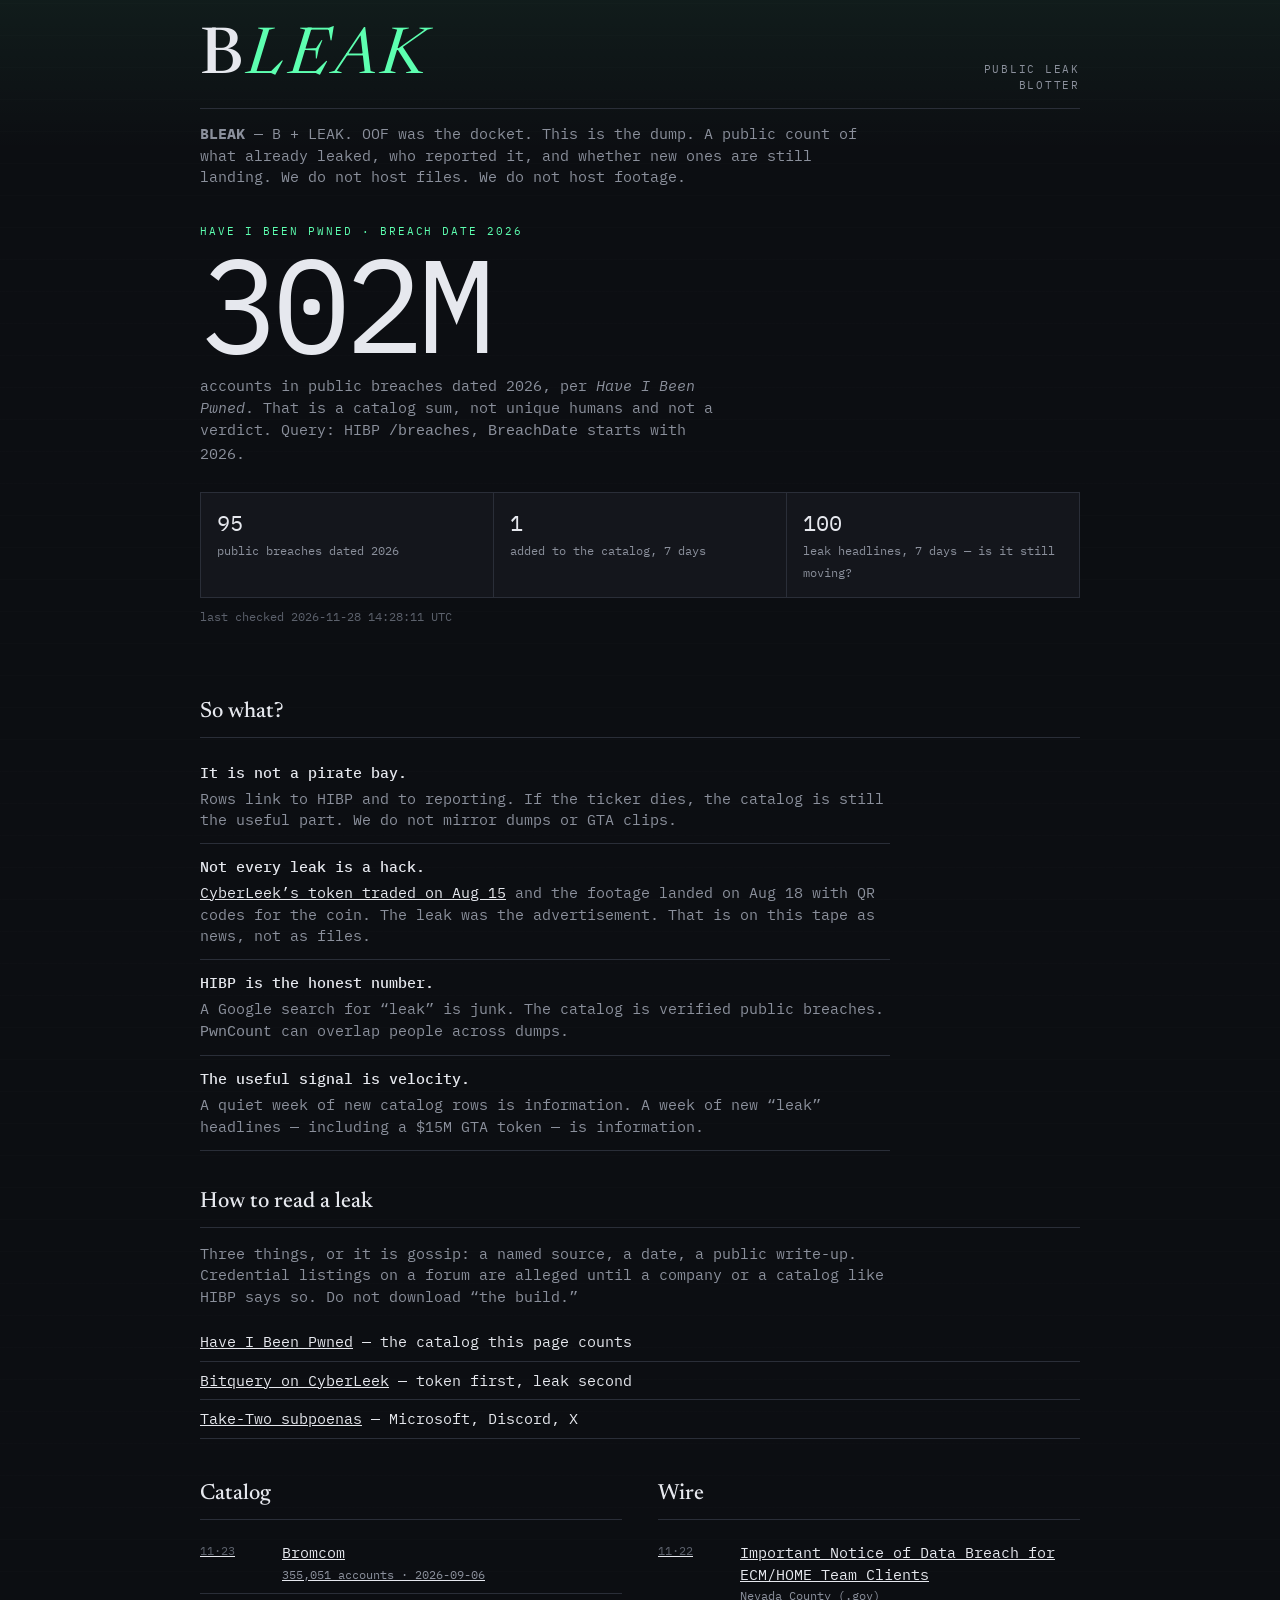
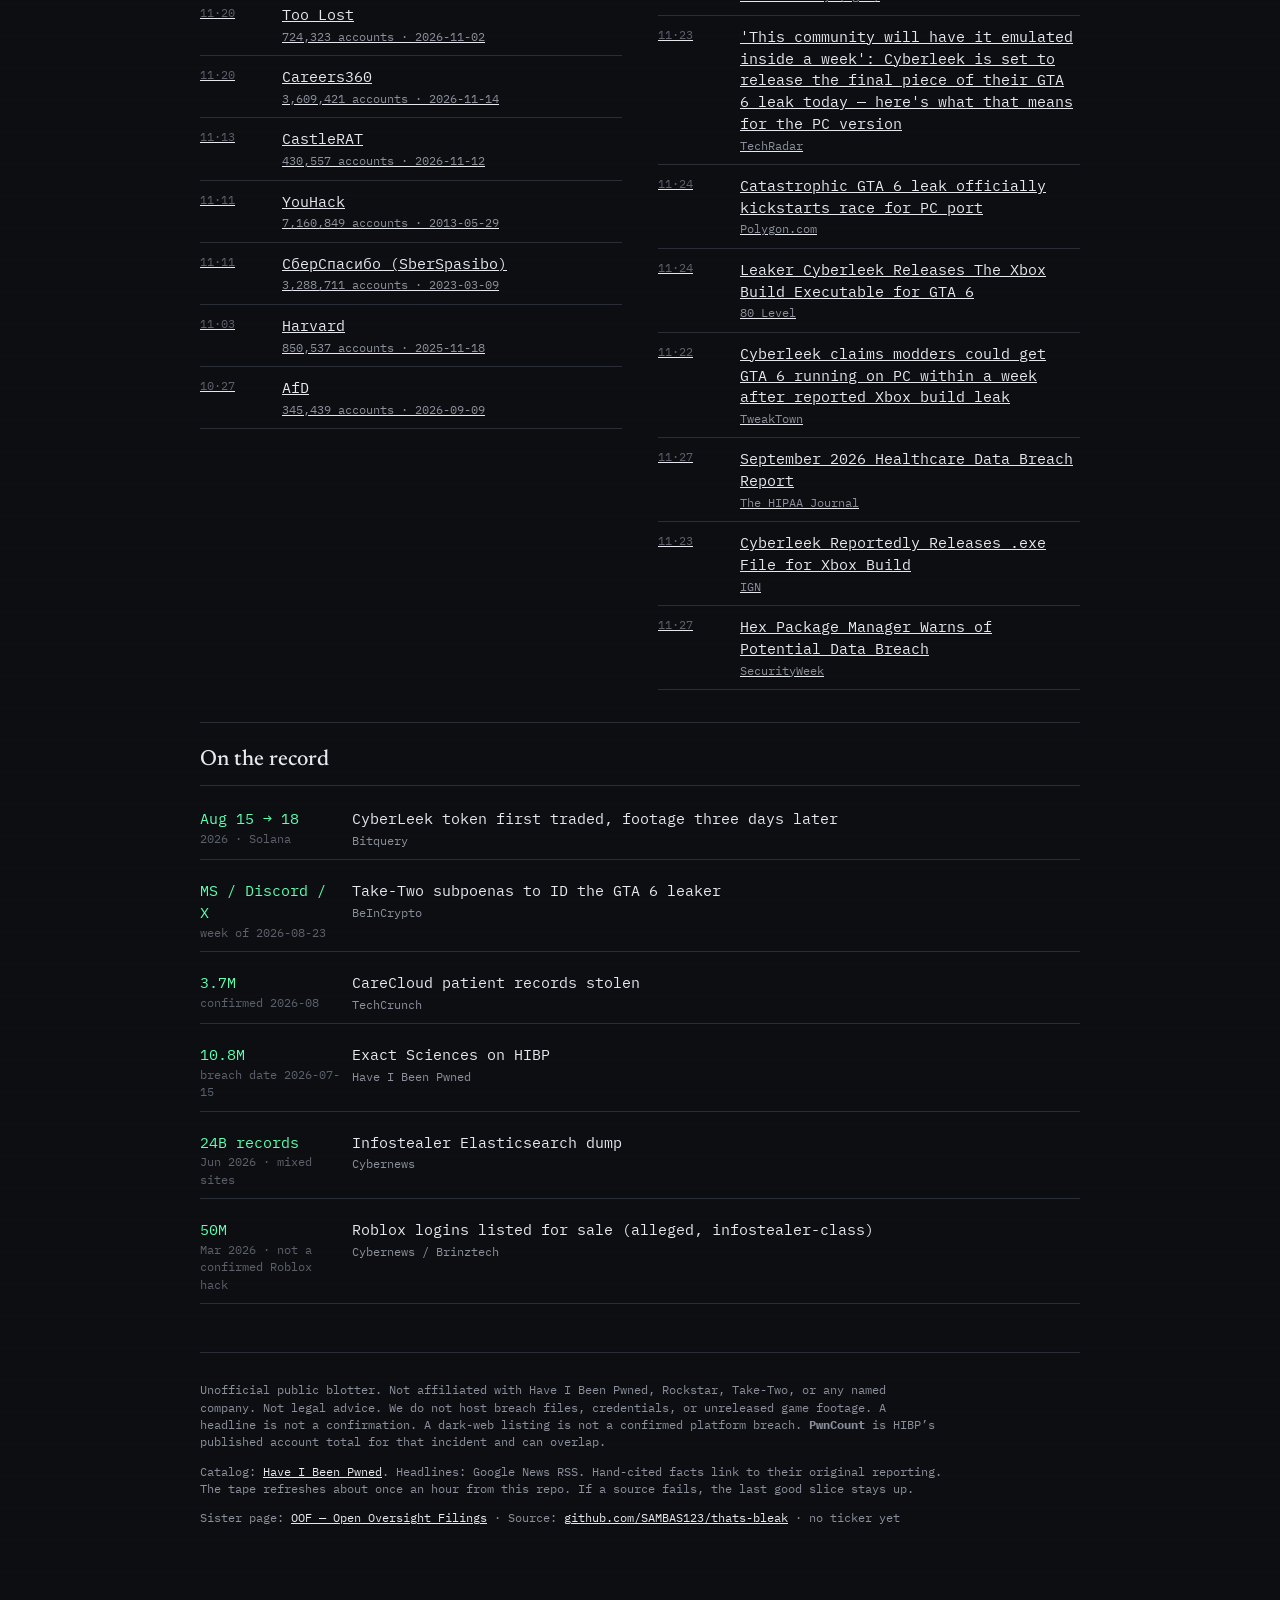
<file: index.html>
<!DOCTYPE html>
<html lang="en">
<head>
  <meta charset="utf-8" />
  <meta name="viewport" content="width=device-width, initial-scale=1" />
  <title>BLEAK — B + LEAK</title>
  <meta name="description" content="BLEAK: public leak blotter. Have I Been Pwned catalog plus this week's leak headlines. Not a mirror. Not GTA footage. Unofficial." />
  <meta name="robots" content="index,follow" />
  <meta property="og:title" content="BLEAK — B + LEAK" />
  <meta property="og:description" content="OOF energy on leaks. Public catalog, not a pirate bay." />
  <meta property="og:image" content="https://sambas123.github.io/thats-bleak/bleak.png" />
  <link rel="icon" href="favicon.svg" type="image/svg+xml" />
  <link rel="preconnect" href="https://fonts.googleapis.com" />
  <link rel="preconnect" href="https://fonts.gstatic.com" crossorigin />
  <link href="https://fonts.googleapis.com/css2?family=IBM+Plex+Mono:ital,wght@0,400;0,500;1,400&family=Newsreader:ital,opsz,wght@0,6..72,500;1,6..72,400&display=swap" rel="stylesheet" />
  <link rel="stylesheet" href="styles.css" />
</head>
<body>
  <main class="wrap">
    <header class="mast">
      <h1 class="wordmark">B<em>LEAK</em></h1>
      <div class="stamp">public leak<br />blotter</div>
    </header>

    <p class="lede">
      <strong>BLEAK</strong> — B + LEAK.
      OOF was the docket. This is the dump.
      A public count of what already leaked, who reported it, and whether
      new ones are still landing. We do not host files. We do not host footage.
    </p>

    <section class="hero">
      <div class="kicker">have i been pwned · breach date 2026</div>
      <div class="num" id="total">—</div>
      <p class="num-label">
        accounts in public breaches dated 2026, per
        <em>Have I Been Pwned</em>.
        That is a catalog sum, not unique humans and not a verdict.
        Query: HIBP <code>/breaches</code>, <code>BreachDate</code> starts with 2026.
      </p>
      <div class="stats">
        <div class="stat"><b id="n2026">—</b><span>public breaches dated 2026</span></div>
        <div class="stat"><b id="d7">—</b><span>added to the catalog, 7 days</span></div>
        <div class="stat"><b id="n7">—</b><span>leak headlines, 7 days — is it still moving?</span></div>
      </div>
      <p class="checked" id="checked">loading tape…</p>
      <p class="status" id="status"></p>
    </section>

    <section class="so-what">
      <h2>So what?</h2>
      <ol class="points">
        <li>
          <strong>It is not a pirate bay.</strong>
          Rows link to HIBP and to reporting. If the ticker dies, the catalog
          is still the useful part. We do not mirror dumps or GTA clips.
        </li>
        <li>
          <strong>Not every leak is a hack.</strong>
          <a href="https://bitquery.io/investigations/cyberleek-gta6-leak-coin" target="_blank" rel="noopener noreferrer">CyberLeek’s token traded on Aug 15</a>
          and the footage landed on Aug 18 with QR codes for the coin.
          The leak was the advertisement. That is on this tape as news, not as files.
        </li>
        <li>
          <strong>HIBP is the honest number.</strong>
          A Google search for “leak” is junk. The catalog is verified public
          breaches. <code>PwnCount</code> can overlap people across dumps.
        </li>
        <li>
          <strong>The useful signal is velocity.</strong>
          A quiet week of new catalog rows is information.
          A week of new “leak” headlines — including a $15M GTA token — is information.
        </li>
      </ol>
    </section>

    <section class="do-this">
      <h2>How to read a leak</h2>
      <p>
        Three things, or it is gossip: a named source, a date, a public
        write-up. Credential listings on a forum are alleged until a
        company or a catalog like HIBP says so. Do not download “the build.”
      </p>
      <ul class="links">
        <li><a href="https://haveibeenpwned.com/" target="_blank" rel="noopener noreferrer">Have I Been Pwned</a> — the catalog this page counts</li>
        <li><a href="https://bitquery.io/investigations/cyberleek-gta6-leak-coin" target="_blank" rel="noopener noreferrer">Bitquery on CyberLeek</a> — token first, leak second</li>
        <li><a href="https://beincrypto.com/gta-vi-cyberleek-meme-coin-rally/" target="_blank" rel="noopener noreferrer">Take-Two subpoenas</a> — Microsoft, Discord, X</li>
      </ul>
    </section>

    <aside class="ca" id="ca" hidden>
      <div class="kicker">$BLEAK</div>
      <a id="ca-mint" href="#" target="_blank" rel="noopener noreferrer"></a>
      <div class="ca-links">
        <a id="ca-pump" href="#" target="_blank" rel="noopener noreferrer">pump.fun</a>
        <a id="ca-solscan" href="#" target="_blank" rel="noopener noreferrer">solscan</a>
      </div>
    </aside>

    <section class="split">
      <div>
        <h2>Catalog</h2>
        <ol id="breaches"></ol>
      </div>
      <div>
        <h2>Wire</h2>
        <ol id="news"></ol>
      </div>
    </section>

    <section class="record">
      <h2>On the record</h2>
      <div class="chips" id="record"></div>
    </section>

    <footer class="foot">
      <p>
        Unofficial public blotter. Not affiliated with Have I Been Pwned,
        Rockstar, Take-Two, or any named company. Not legal advice.
        We do not host breach files, credentials, or unreleased game footage.
        A headline is not a confirmation. A dark-web listing is not a
        confirmed platform breach.
        <strong>PwnCount</strong> is HIBP’s published account total for that
        incident and can overlap.
      </p>
      <p>
        Catalog:
        <a id="hibp-link" href="https://haveibeenpwned.com/PwnedWebsites">Have I Been Pwned</a>.
        Headlines: Google News RSS. Hand-cited facts link to their original
        reporting. The tape refreshes about once an hour from this repo.
        If a source fails, the last good slice stays up.
      </p>
      <p>
        Sister page:
        <a href="https://sambas123.github.io/thats-weird/">OOF — Open Oversight Filings</a>
        · Source:
        <a href="https://github.com/SAMBAS123/thats-bleak">github.com/SAMBAS123/thats-bleak</a>
        · <span id="token-line">no ticker yet</span>
      </p>
    </footer>
  </main>
  <script src="app.js"></script>
</body>
</html>
</file>
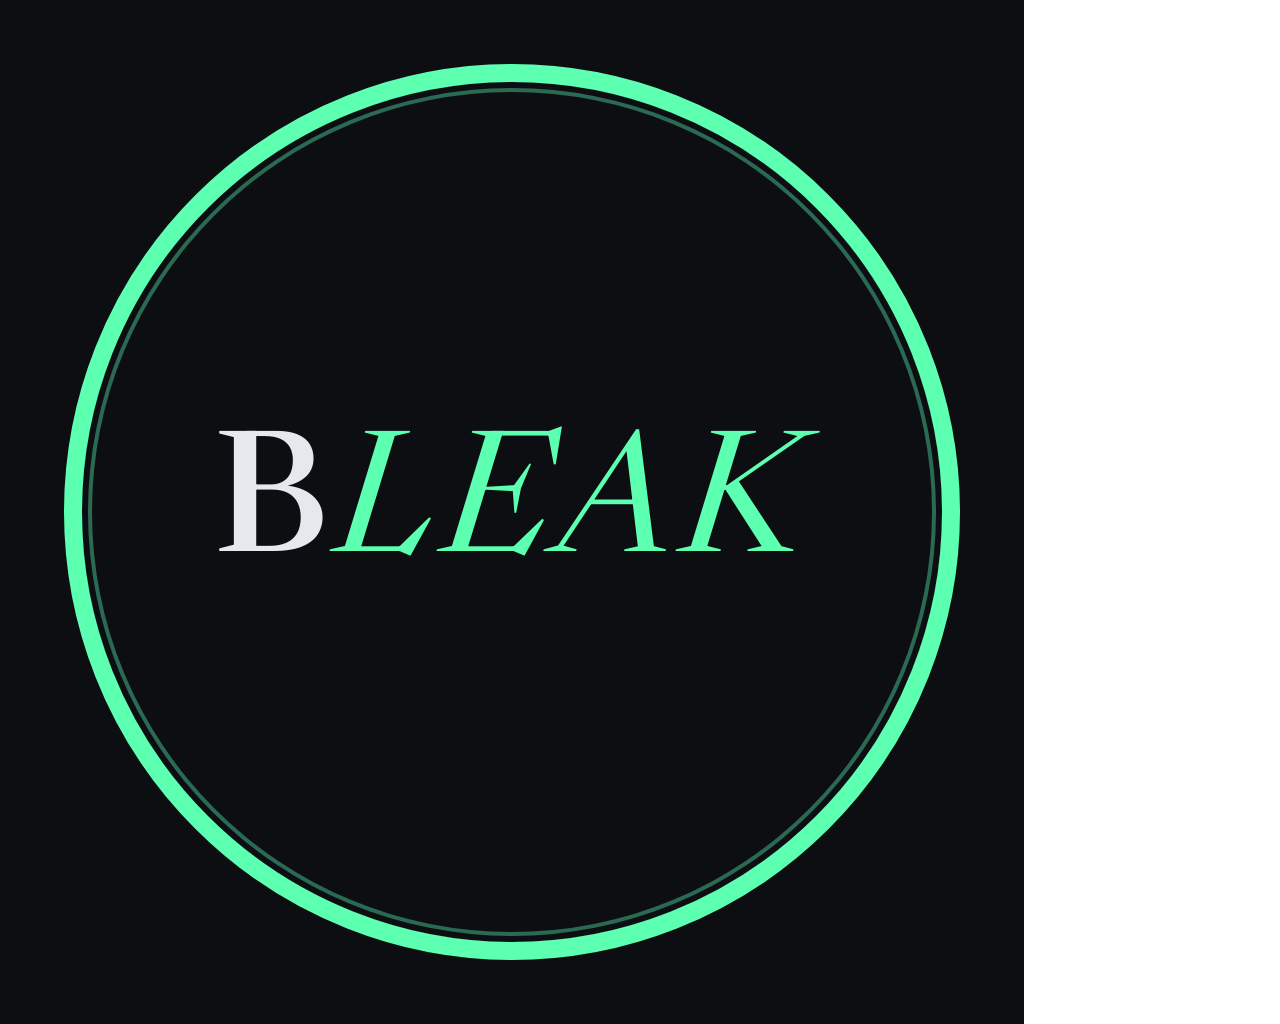
<file: token.html>
<!DOCTYPE html>
<html lang="en">
<head>
  <meta charset="utf-8" />
  <link rel="preconnect" href="https://fonts.googleapis.com" />
  <link rel="preconnect" href="https://fonts.gstatic.com" crossorigin />
  <link href="https://fonts.googleapis.com/css2?family=Newsreader:ital,opsz,wght@0,6..72,500;1,6..72,400&display=swap" rel="stylesheet" />
  <style>
    html, body { margin: 0; }
    .mark {
      width: 1024px;
      height: 1024px;
      background: #0c0e12;
      display: grid;
      place-items: center;
      position: relative;
    }
    .ring {
      width: 860px;
      height: 860px;
      border: 18px solid #5dffb0;
      border-radius: 50%;
      box-shadow: inset 0 0 0 6px #0c0e12, inset 0 0 0 10px #2a6a52;
      display: grid;
      place-items: center;
    }
    .word {
      font-family: Newsreader, "Iowan Old Style", Georgia, serif;
      font-size: 168px;
      font-weight: 500;
      letter-spacing: 0.04em;
      color: #e6e8ee;
      line-height: 1;
      margin: 0;
    }
    .word i {
      font-style: italic;
      color: #5dffb0;
      font-weight: 400;
    }
  </style>
</head>
<body>
  <div class="mark">
    <div class="ring">
      <p class="word">B<i>LEAK</i></p>
    </div>
  </div>
</body>
</html>
</file>
<file: styles.css>
:root {
  --bg: #0c0e12;
  --paper: #14161c;
  --ink: #e6e8ee;
  --mute: #8b909c;
  --faint: #5c616c;
  --rule: #2a2e38;
  --hot: #5dffb0;
  --hot-dim: #2a6a52;
  color-scheme: dark;
}

* { box-sizing: border-box; }

html, body {
  margin: 0;
  background: var(--bg);
  color: var(--ink);
  font-family: "IBM Plex Mono", ui-monospace, Menlo, Consolas, monospace;
  font-size: 15px;
  line-height: 1.45;
}

body {
  min-height: 100vh;
  background-image:
    linear-gradient(180deg, rgba(93, 255, 176, 0.06), transparent 150px),
    repeating-linear-gradient(
      0deg,
      transparent,
      transparent 31px,
      rgba(230, 232, 238, 0.015) 32px
    );
}

a { color: inherit; }

.wrap {
  max-width: 920px;
  margin: 0 auto;
  padding: 28px 20px 64px;
}

.mast {
  display: flex;
  justify-content: space-between;
  align-items: baseline;
  gap: 16px;
  border-bottom: 1px solid var(--rule);
  padding-bottom: 14px;
}

.wordmark {
  font-family: Newsreader, "Iowan Old Style", Georgia, serif;
  font-size: clamp(40px, 8vw, 64px);
  font-weight: 500;
  letter-spacing: 0.06em;
  line-height: 0.95;
  margin: 0;
}

.wordmark em {
  font-style: italic;
  font-weight: 400;
  color: var(--hot);
}

.stamp {
  color: var(--mute);
  font-size: 11px;
  letter-spacing: 0.16em;
  text-transform: uppercase;
  text-align: right;
}

.lede {
  margin: 14px 0 0;
  color: var(--mute);
  max-width: 44em;
}

.ca {
  margin: 22px 0 0;
  padding: 14px 16px;
  border: 1px solid var(--hot-dim);
  background: var(--paper);
}

.ca a {
  text-decoration: none;
  word-break: break-all;
}

.ca a:hover { text-decoration: underline; text-underline-offset: 3px; }

#ca-mint {
  display: block;
  font-size: 13px;
  margin: 6px 0 8px;
}

.ca-links {
  display: flex;
  gap: 16px;
  color: var(--hot);
  font-size: 12px;
  letter-spacing: 0.08em;
  text-transform: uppercase;
}

.so-what, .do-this {
  margin: 36px 0;
}

.points {
  list-style: none;
  margin: 0;
  padding: 0;
}

.points li {
  padding: 12px 0;
  border-bottom: 1px solid var(--rule);
  color: var(--mute);
  max-width: 46em;
}

.points strong {
  display: block;
  color: var(--ink);
  font-weight: 500;
  margin-bottom: 4px;
}

.points a, .do-this a, .links a {
  color: var(--ink);
}

.do-this p {
  color: var(--mute);
  max-width: 46em;
}

.links {
  list-style: none;
  margin: 12px 0 0;
  padding: 0;
}

.links li {
  padding: 8px 0;
  border-bottom: 1px solid var(--rule);
}

.hero {
  margin: 36px 0 28px;
}

.kicker {
  color: var(--hot);
  font-size: 11px;
  letter-spacing: 0.18em;
  text-transform: uppercase;
}

.num {
  font-variant-numeric: tabular-nums;
  font-size: clamp(64px, 16vw, 132px);
  line-height: 0.85;
  letter-spacing: -0.05em;
  margin: 8px 0 10px;
  font-weight: 400;
}

.num-label {
  color: var(--mute);
  max-width: 36em;
}

.stats {
  display: grid;
  grid-template-columns: repeat(3, 1fr);
  gap: 1px;
  background: var(--rule);
  border: 1px solid var(--rule);
  margin: 28px 0 8px;
}

.stat {
  background: var(--paper);
  padding: 14px 16px;
}

.stat b {
  display: block;
  font-size: 22px;
  font-weight: 400;
  font-variant-numeric: tabular-nums;
}

.stat span {
  color: var(--mute);
  font-size: 12px;
}

.checked {
  color: var(--faint);
  font-size: 12px;
  margin: 10px 0 0;
}

.split {
  display: grid;
  grid-template-columns: 1fr 1fr;
  gap: 36px;
  margin: 40px 0 32px;
}

h2 {
  font-family: Newsreader, Georgia, serif;
  font-size: 22px;
  font-weight: 500;
  margin: 0 0 12px;
  border-bottom: 1px solid var(--rule);
  padding-bottom: 8px;
}

ol {
  list-style: none;
  margin: 0;
  padding: 0;
}

.row {
  display: grid;
  grid-template-columns: 72px 1fr;
  gap: 10px;
  padding: 10px 0;
  border-bottom: 1px solid var(--rule);
}

.row time,
.row .meta {
  color: var(--faint);
  font-size: 12px;
}

.row a {
  text-decoration: none;
}

.row a:hover .title {
  text-decoration: underline;
  text-underline-offset: 3px;
}

.title { display: block; }

.outlet {
  display: block;
  color: var(--mute);
  font-size: 12px;
  margin-top: 2px;
}

.record {
  border-top: 1px solid var(--rule);
  padding-top: 22px;
}

.chips {
  display: grid;
  gap: 10px;
}

.chip {
  display: grid;
  grid-template-columns: 140px 1fr;
  gap: 12px;
  padding: 10px 0;
  border-bottom: 1px solid var(--rule);
  text-decoration: none;
}

.chip:hover { background: rgba(93, 255, 176, 0.04); }

.chip b {
  color: var(--hot);
  font-weight: 400;
  font-variant-numeric: tabular-nums;
}

.chip small {
  display: block;
  color: var(--faint);
  font-size: 12px;
}

.foot {
  margin-top: 48px;
  padding-top: 16px;
  border-top: 1px solid var(--rule);
  color: var(--mute);
  font-size: 12px;
}

.foot p { max-width: 62em; }

.foot a { color: var(--ink); }

.status {
  color: var(--mute);
  min-height: 1.4em;
}

.err { color: var(--hot); }

@media (max-width: 720px) {
  .stats, .split, .chip { grid-template-columns: 1fr; }
  .mast { flex-direction: column; }
  .stamp { text-align: left; }
}

@media (prefers-reduced-motion: reduce) {
  * { transition: none !important; }
}
</file>
